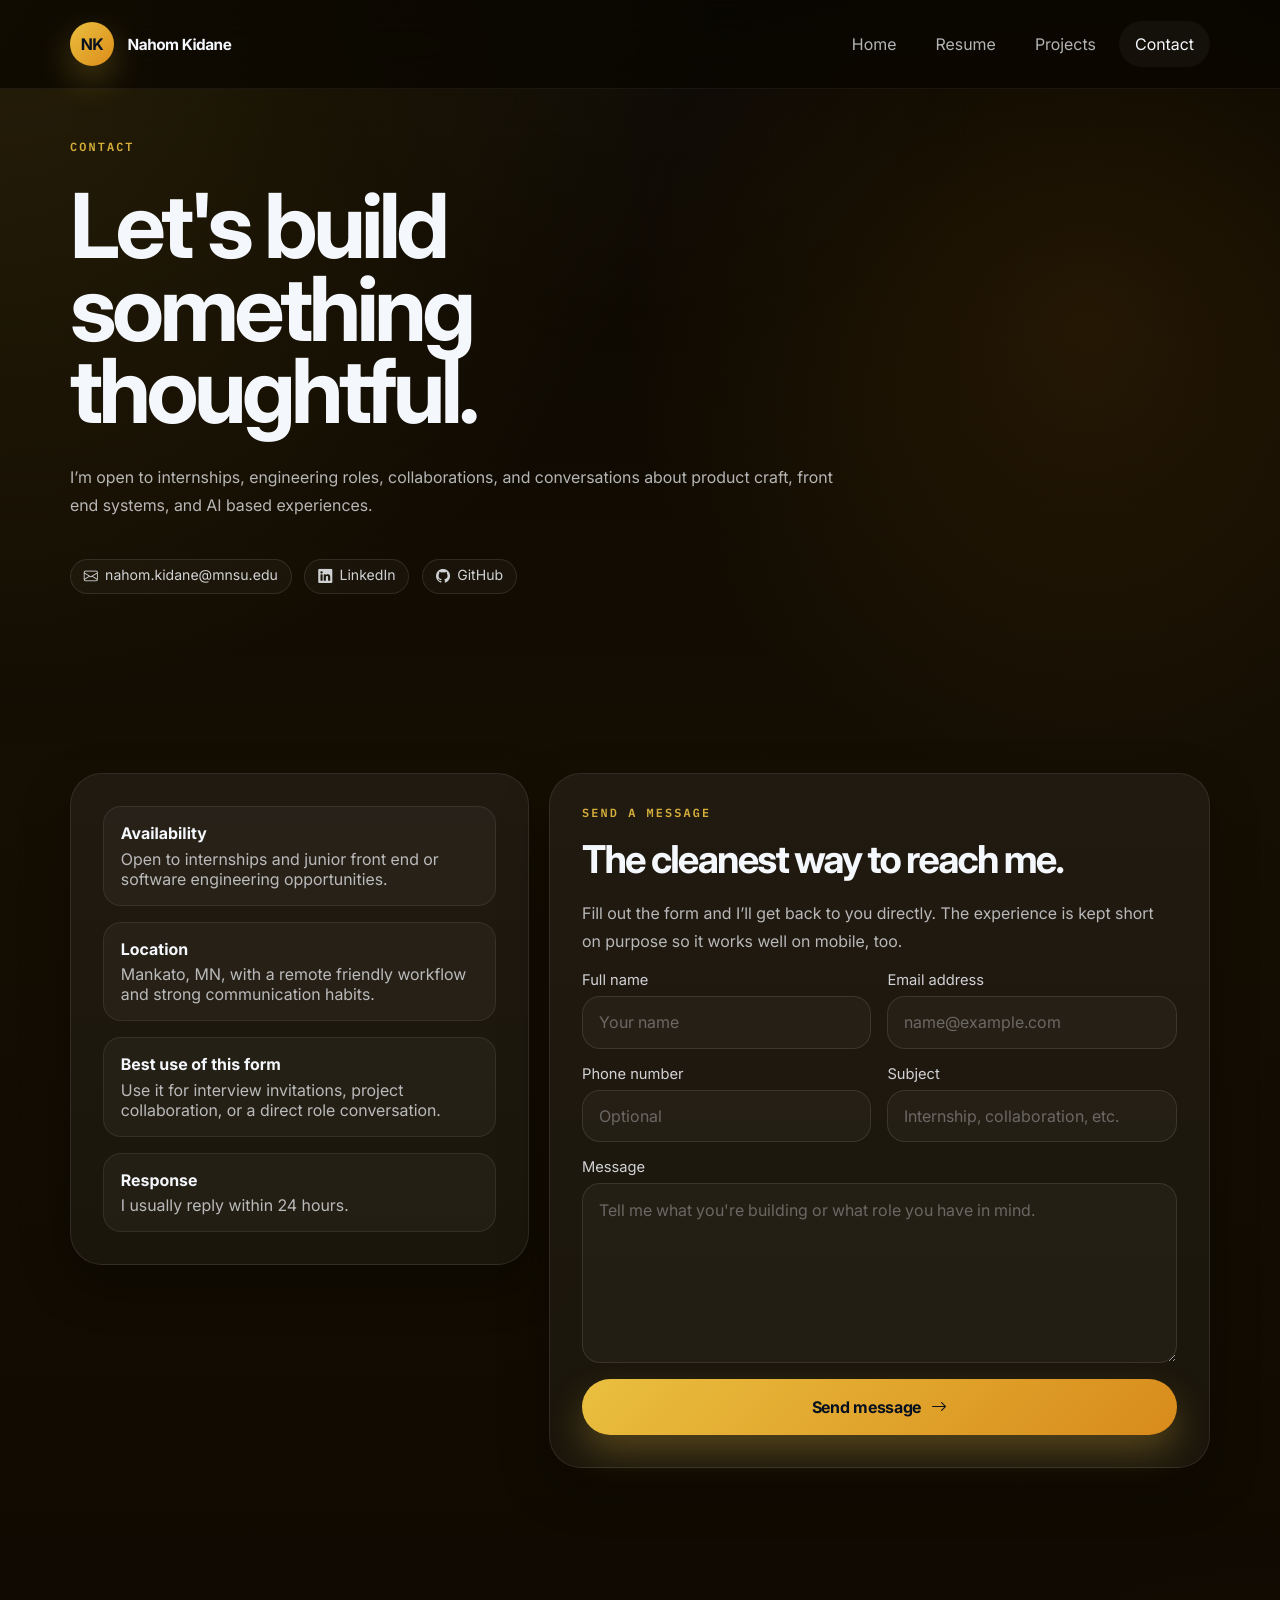
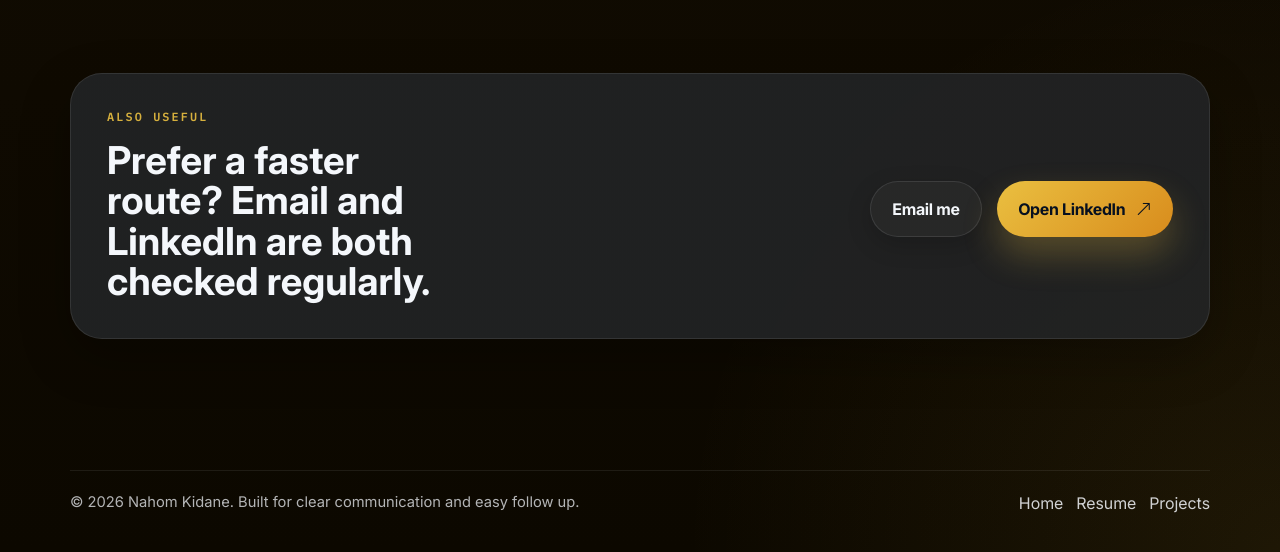
<file: contact.html>
<!DOCTYPE html>
<html lang="en">
<head>
  <meta charset="utf-8" />
  <meta name="viewport" content="width=device-width, initial-scale=1" />
  <meta name="description" content="Contact Nahom Kidane for internships, collaborations, or engineering conversations." />
  <meta name="theme-color" content="#0c0800" />
  <title>Nahom Kidane | Contact</title>
  <link rel="icon" type="image/x-icon" href="assets/favicon.ico" />
  <link rel="preconnect" href="https://fonts.googleapis.com" />
  <link rel="preconnect" href="https://fonts.gstatic.com" crossorigin />
  <link href="https://fonts.googleapis.com/css2?family=Inter:wght@400;500;600;700;800;900&family=IBM+Plex+Mono:wght@500;600&display=swap" rel="stylesheet" />
  <link href="https://cdn.jsdelivr.net/npm/bootstrap-icons@1.11.3/font/bootstrap-icons.min.css" rel="stylesheet" />
  <link href="css/styles.css" rel="stylesheet" />
</head>
<body class="page-contact">
  <a class="skip-link" href="#content">Skip to content</a>
  <div class="page-shell">
    <header class="site-nav">
      <div class="nav-inner">
        <a class="brand magnetic" href="index.html" aria-label="Nahom Kidane home">
          <span class="brand-mark">NK</span>
          <span class="brand-copy">Nahom Kidane</span>
        </a>
        <button class="nav-toggle" type="button" data-nav-toggle aria-expanded="false" aria-label="Toggle navigation">
          <svg viewBox="0 0 24 24" fill="none" aria-hidden="true">
            <path d="M4 7h16M4 12h16M4 17h16" stroke="currentColor" stroke-width="1.8" stroke-linecap="round" />
          </svg>
        </button>
        <nav class="nav-menu" data-nav-menu aria-label="Primary">
          <a class="nav-link" href="index.html">Home</a>
          <a class="nav-link" href="resume.html">Resume</a>
          <a class="nav-link" href="projects.html">Projects</a>
          <a class="nav-link is-active" href="contact.html" aria-current="page">Contact</a>
        </nav>
      </div>
    </header>

    <main id="content">
      <section class="section hero">
        <div class="container">
          <div class="section-head section-head--wide reveal">
            <p class="eyebrow">Contact</p>
            <h1 class="hero-title hero-title--compact-11">Let's build something thoughtful.</h1>
            <p class="section-copy">I’m open to internships, engineering roles, collaborations, and conversations about product craft, front end systems, and AI based experiences.</p>
          </div>
          <div class="contact-links reveal">
            <a class="meta-pill" href="mailto:nahom.kidane@mnsu.edu"><i class="bi bi-envelope"></i> nahom.kidane@mnsu.edu</a>
            <a class="meta-pill" href="https://www.linkedin.com/in/nahom-kidane" target="_blank" rel="noreferrer"><i class="bi bi-linkedin"></i> LinkedIn</a>
            <a class="meta-pill" href="https://github.com/NK2121" target="_blank" rel="noreferrer"><i class="bi bi-github"></i> GitHub</a>
          </div>
        </div>
      </section>

      <section class="section section--tight">
        <div class="container">
          <div class="contact-grid">
            <aside class="contact-panel contact-panel--info reveal">
              <div class="contact-tile">
                <h4>Availability</h4>
                <p>Open to internships and junior front end or software engineering opportunities.</p>
              </div>
              <div class="contact-tile">
                <h4>Location</h4>
                <p>Mankato, MN, with a remote friendly workflow and strong communication habits.</p>
              </div>
              <div class="contact-tile">
                <h4>Best use of this form</h4>
                <p>Use it for interview invitations, project collaboration, or a direct role conversation.</p>
              </div>
              <div class="contact-tile">
                <h4>Response</h4>
                <p>I usually reply within 24 hours.</p>
              </div>
            </aside>

            <section class="contact-panel reveal" aria-labelledby="contact-form-title">
              <p class="eyebrow">Send a message</p>
              <h2 id="contact-form-title" class="contact-title contact-title--display">The cleanest way to reach me.</h2>
              <p class="contact-copy">Fill out the form and I’ll get back to you directly. The experience is kept short on purpose so it works well on mobile, too.</p>
              <form class="contact-form" id="contactForm" action="https://formspree.io/f/myzgeyzj" method="POST">
                <div class="field-grid">
                  <div class="field">
                    <label for="name">Full name</label>
                    <input id="name" name="name" type="text" autocomplete="name" placeholder="Your name" required />
                  </div>
                  <div class="field">
                    <label for="email">Email address</label>
                    <input id="email" name="email" type="email" autocomplete="email" placeholder="name@example.com" required />
                  </div>
                </div>
                <div class="field-grid">
                  <div class="field">
                    <label for="phone">Phone number</label>
                    <input id="phone" name="phone" type="tel" autocomplete="tel" placeholder="Optional" />
                  </div>
                  <div class="field">
                    <label for="subject">Subject</label>
                    <input id="subject" name="subject" type="text" placeholder="Internship, collaboration, etc." required />
                  </div>
                </div>
                <div class="field">
                  <label for="message">Message</label>
                  <textarea id="message" name="message" placeholder="Tell me what you're building or what role you have in mind." required></textarea>
                </div>
                <button class="button magnetic" type="submit">Send message <i class="bi bi-arrow-right"></i></button>
              </form>
            </section>
          </div>
        </div>
      </section>

      <section class="section">
        <div class="container">
          <div class="cta-panel reveal">
            <div>
              <p class="eyebrow">Also useful</p>
              <h2>Prefer a faster route? Email and LinkedIn are both checked regularly.</h2>
            </div>
            <div class="button-row">
              <a class="button button--ghost magnetic" href="mailto:nahom.kidane@mnsu.edu">Email me</a>
              <a class="button magnetic" href="https://www.linkedin.com/in/nahom-kidane" target="_blank" rel="noreferrer">Open LinkedIn <i class="bi bi-arrow-up-right"></i></a>
            </div>
          </div>
        </div>
      </section>
    </main>

    <footer class="footer">
      <div class="footer-shell">
        <p class="footer-copy">&copy; <span data-current-year>2026</span> Nahom Kidane. Built for clear communication and easy follow up.</p>
        <div class="footer-links">
          <a href="index.html">Home</a>
          <a href="resume.html">Resume</a>
          <a href="projects.html">Projects</a>
        </div>
      </div>
    </footer>
  </div>

  <script src="js/scripts.js"></script>
</body>
</html>
</file>
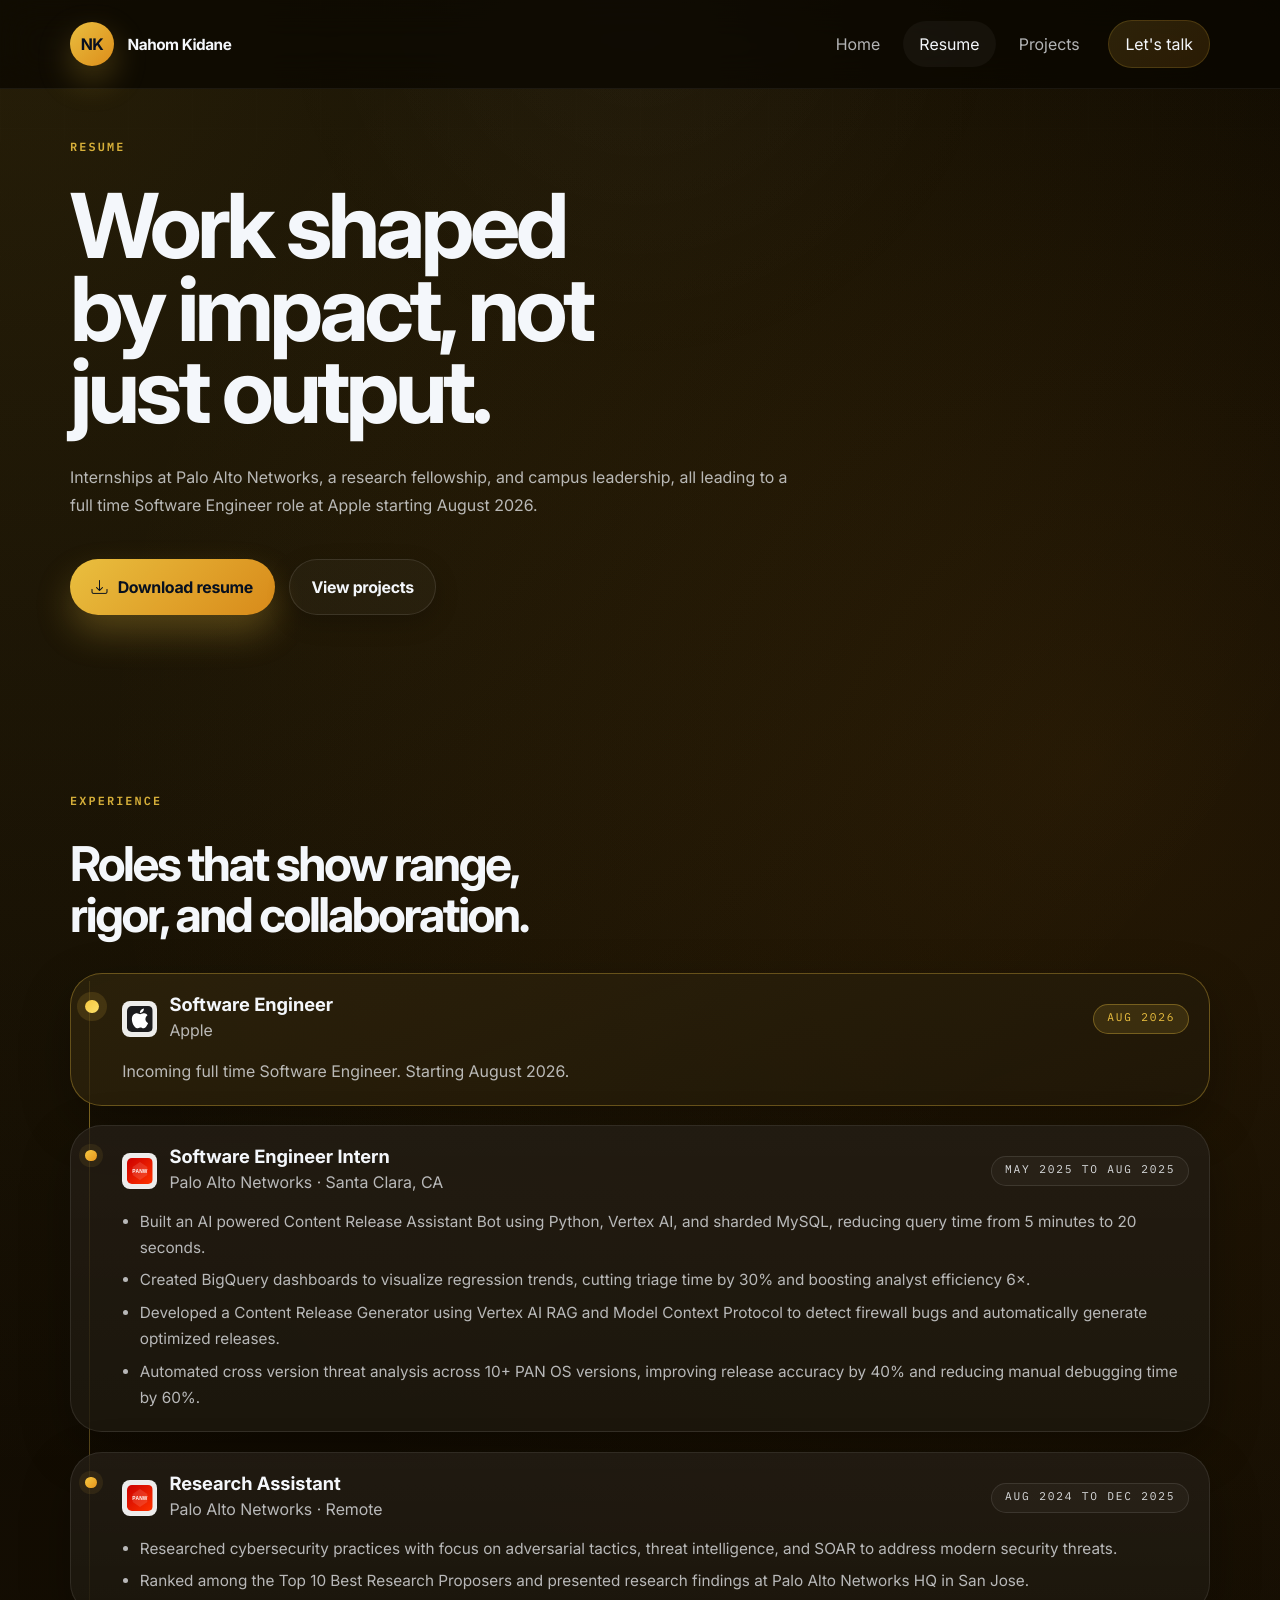
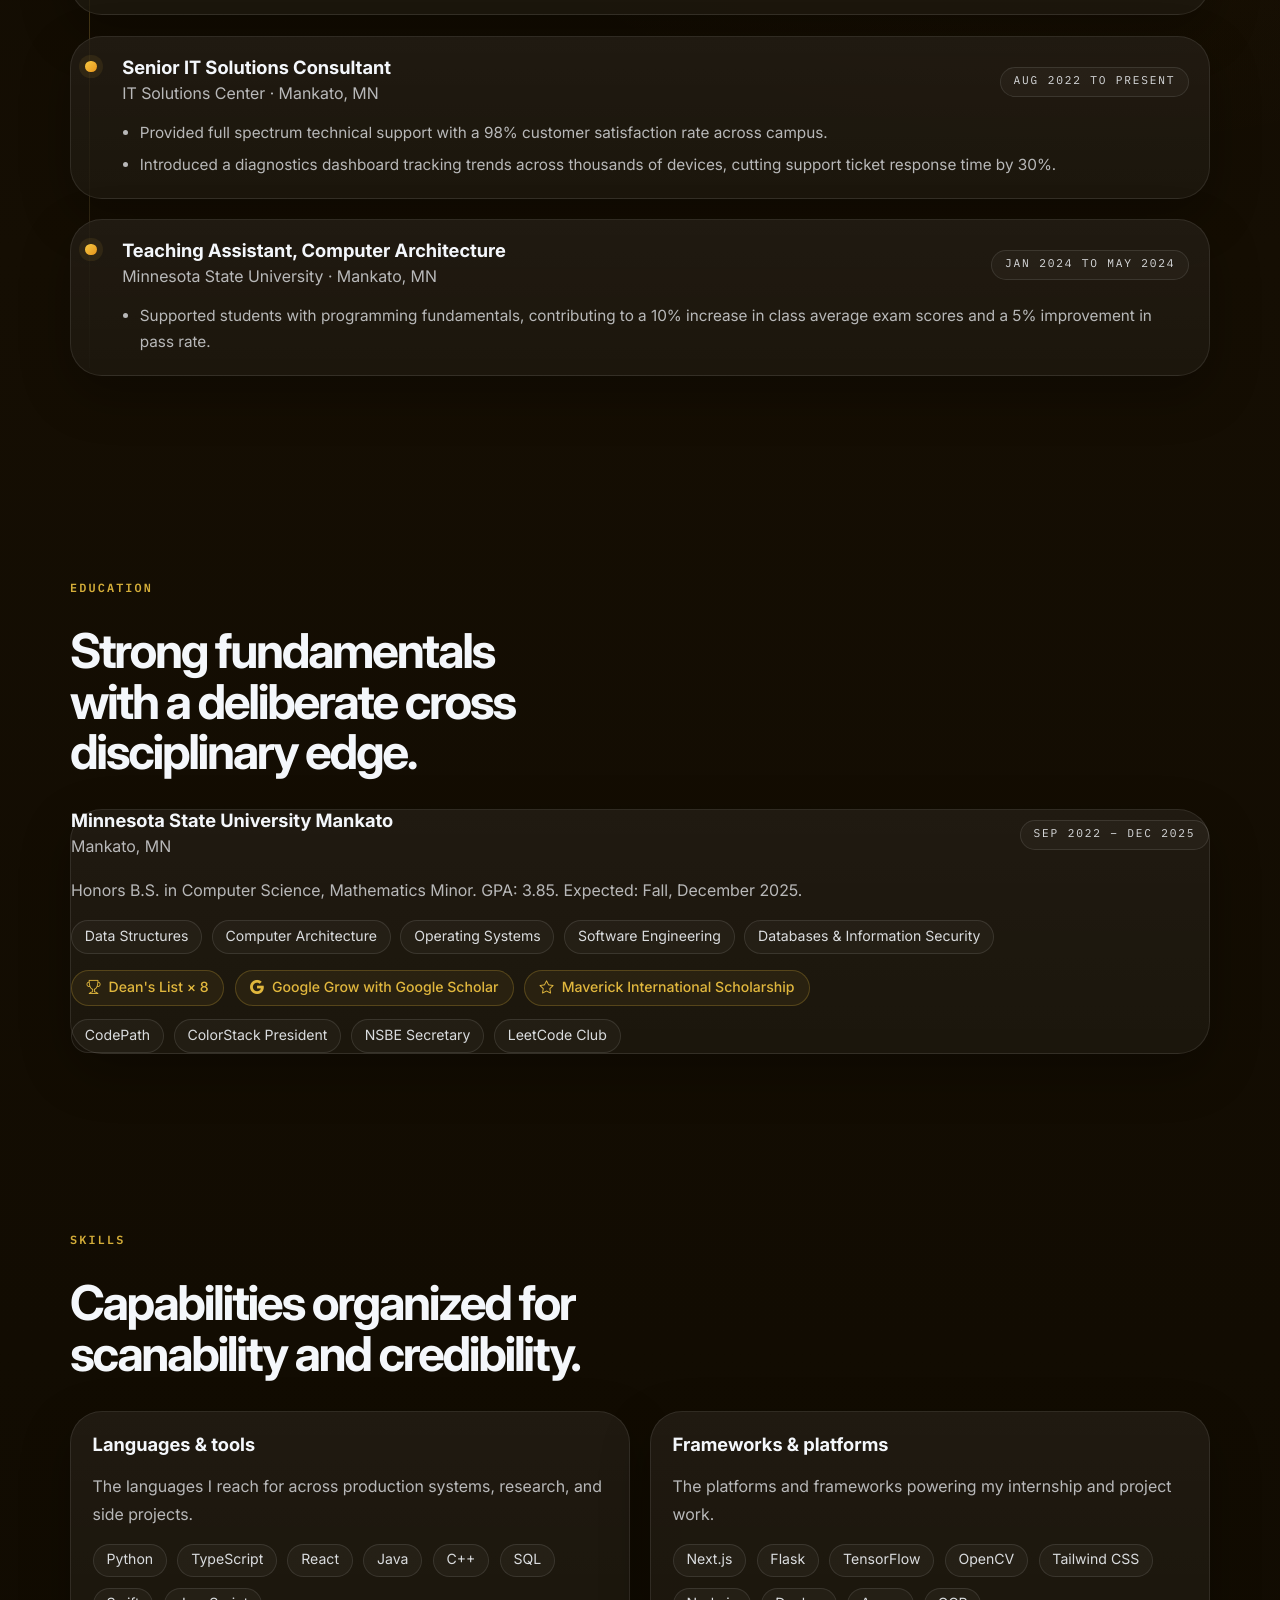
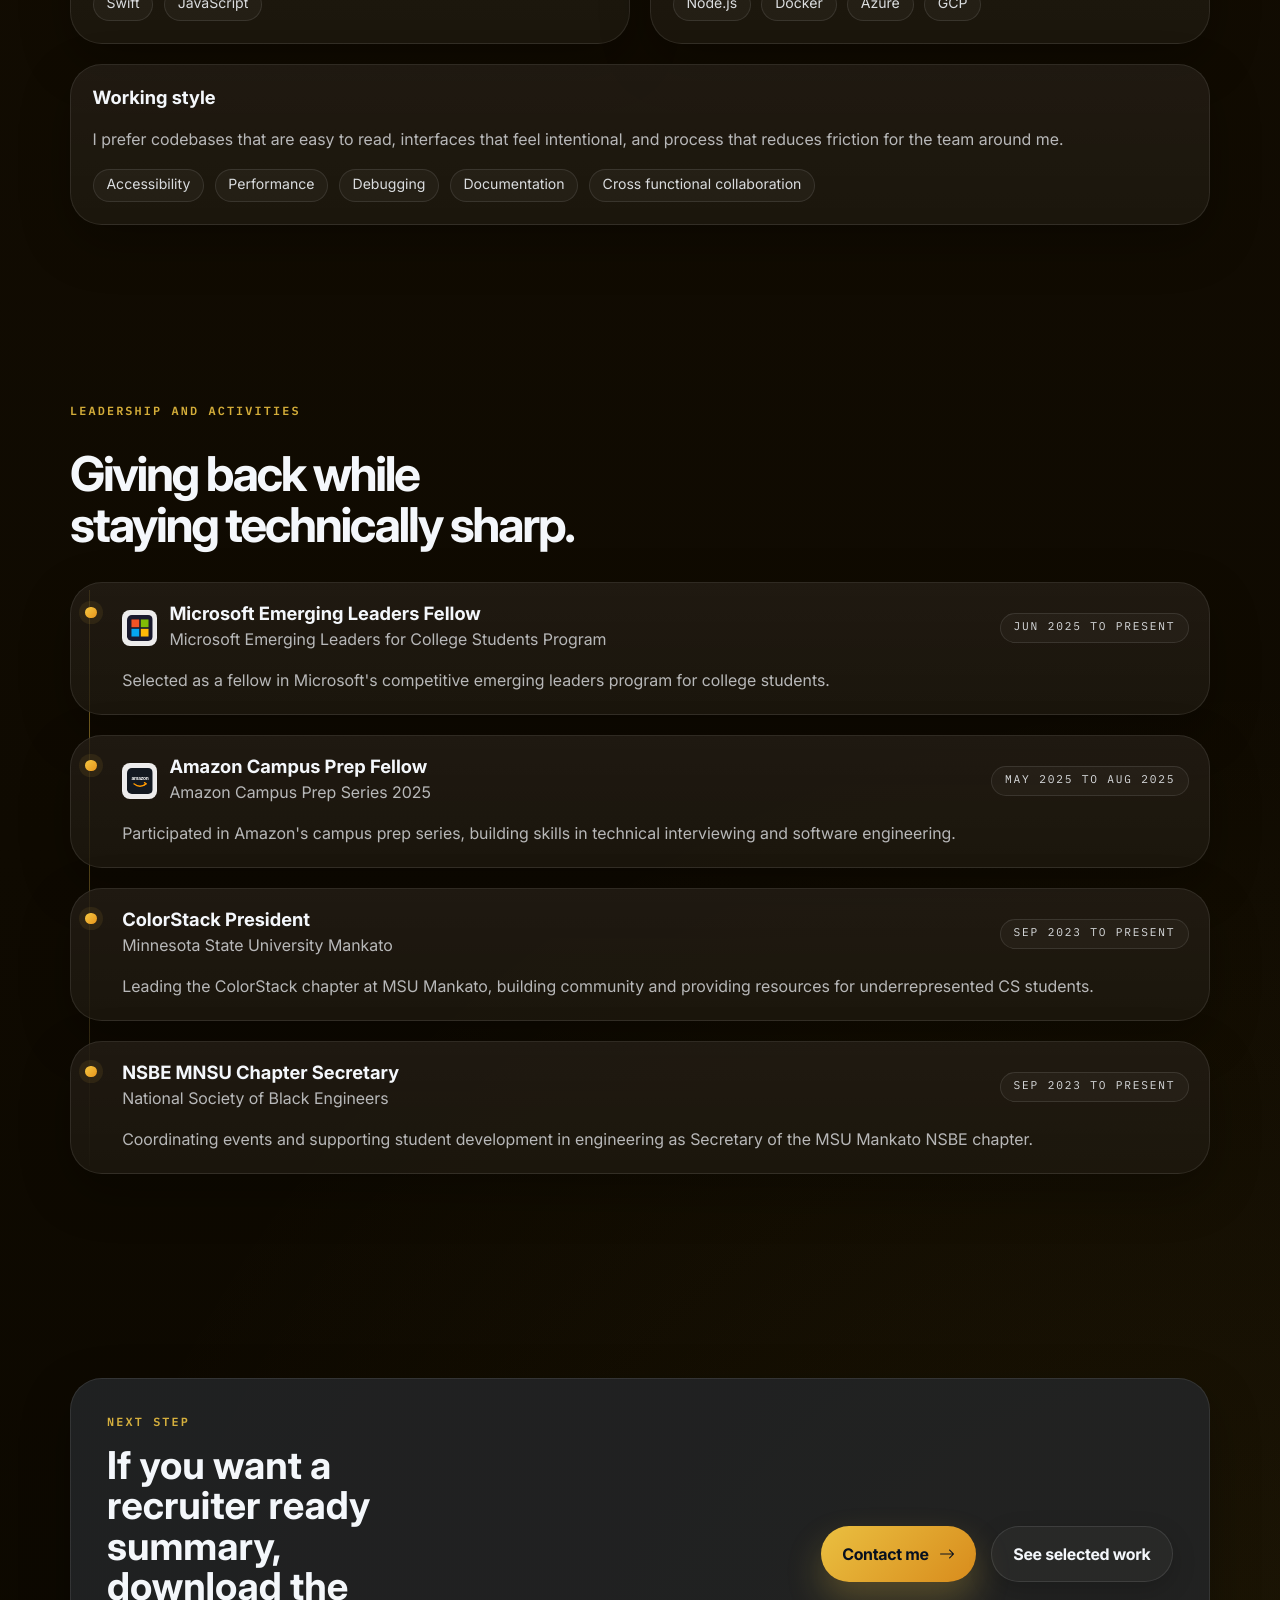
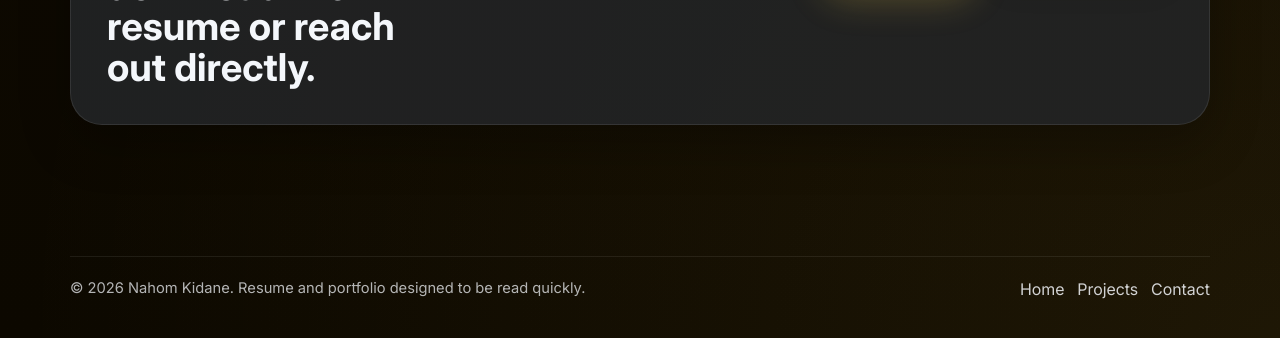
<file: resume.html>
﻿<!DOCTYPE html>
<html lang="en">
<head>
  <meta charset="utf-8" />
  <meta name="viewport" content="width=device-width, initial-scale=1" />
  <meta name="description" content="Resume page for Nahom Kidane, covering experience in consulting, research, teaching, and software engineering." />
  <meta name="theme-color" content="#0c0800" />
  <title>Nahom Kidane | Resume</title>
  <link rel="icon" type="image/x-icon" href="assets/favicon.ico" />
  <link rel="preconnect" href="https://fonts.googleapis.com" />
  <link rel="preconnect" href="https://fonts.gstatic.com" crossorigin />
  <link href="https://fonts.googleapis.com/css2?family=Inter:wght@400;500;600;700;800;900&family=IBM+Plex+Mono:wght@500;600&display=swap" rel="stylesheet" />
  <link href="https://cdn.jsdelivr.net/npm/bootstrap-icons@1.11.3/font/bootstrap-icons.min.css" rel="stylesheet" />
  <link href="css/styles.css" rel="stylesheet" />
</head>
<body class="page-resume">
  <a class="skip-link" href="#content">Skip to content</a>
  <div class="page-shell">
    <header class="site-nav">
      <div class="nav-inner">
        <a class="brand magnetic" href="index.html" aria-label="Nahom Kidane home">
          <span class="brand-mark">NK</span>
          <span class="brand-copy">Nahom Kidane</span>
        </a>
        <button class="nav-toggle" type="button" data-nav-toggle aria-expanded="false" aria-label="Toggle navigation">
          <svg viewBox="0 0 24 24" fill="none" aria-hidden="true">
            <path d="M4 7h16M4 12h16M4 17h16" stroke="currentColor" stroke-width="1.8" stroke-linecap="round" />
          </svg>
        </button>
        <nav class="nav-menu" data-nav-menu aria-label="Primary">
          <a class="nav-link" href="index.html">Home</a>
          <a class="nav-link is-active" href="resume.html" aria-current="page">Resume</a>
          <a class="nav-link" href="projects.html">Projects</a>
          <a class="nav-link nav-link--cta magnetic" href="contact.html">Let's talk</a>
        </nav>
      </div>
    </header>

    <main id="content">
      <section class="section hero">
        <div class="container">
          <div class="section-head section-head--resume reveal">
            <p class="eyebrow">Resume</p>
            <h1 class="hero-title hero-title--compact-9">Work shaped by impact, not just output.</h1>
            <p class="section-copy">Internships at Palo Alto Networks, a research fellowship, and campus leadership, all leading to a full time Software Engineer role at Apple starting August 2026.</p>
          </div>
          <div class="button-row reveal">
            <a class="button magnetic" href="https://drive.google.com/uc?export=download&id=15UsnGbCTwgXqxPK2-f0vecje6KSy_P8z" target="_blank" rel="noreferrer"><i class="bi bi-download"></i> Download resume</a>
            <a class="button button--ghost magnetic" href="projects.html">View projects</a>
          </div>
        </div>
      </section>

      <section class="section section--tight">
        <div class="container">
          <div class="section-head reveal">
            <p class="eyebrow">Experience</p>
            <h2>Roles that show range, rigor, and collaboration.</h2>
          </div>
                    <div class="timeline-grid">
            <article class="timeline-card timeline-card--featured reveal">
              <div class="timeline-top">
                <div class="timeline-employer">
                  <img class="company-logo" src="assets/logo-apple.svg" alt="Apple" width="36" height="36" />
                  <div>
                    <h3>Software Engineer</h3>
                    <p class="timeline-copy">Apple</p>
                  </div>
                </div>
                <span class="timeline-tag timeline-tag--upcoming">Aug 2026</span>
              </div>
              <p class="timeline-copy">Incoming full time Software Engineer. Starting August 2026.</p>
            </article>

            <article class="timeline-card reveal">
              <div class="timeline-top">
                <div class="timeline-employer">
                  <img class="company-logo" src="assets/logo-panw.svg" alt="Palo Alto Networks" width="36" height="36" />
                  <div>
                    <h3>Software Engineer Intern</h3>
                    <p class="timeline-copy">Palo Alto Networks &middot; Santa Clara, CA</p>
                  </div>
                </div>
                <span class="timeline-tag">May 2025 to Aug 2025</span>
              </div>
              <ul class="timeline-bullets">
                <li>Built an AI powered Content Release Assistant Bot using Python, Vertex AI, and sharded MySQL, reducing query time from 5 minutes to 20 seconds.</li>
                <li>Created BigQuery dashboards to visualize regression trends, cutting triage time by 30% and boosting analyst efficiency 6&times;.</li>
                <li>Developed a Content Release Generator using Vertex AI RAG and Model Context Protocol to detect firewall bugs and automatically generate optimized releases.</li>
                <li>Automated cross version threat analysis across 10+ PAN OS versions, improving release accuracy by 40% and reducing manual debugging time by 60%.</li>
              </ul>
            </article>

            <article class="timeline-card reveal">
              <div class="timeline-top">
                <div class="timeline-employer">
                  <img class="company-logo" src="assets/logo-panw.svg" alt="Palo Alto Networks" width="36" height="36" />
                  <div>
                    <h3>Research Assistant</h3>
                    <p class="timeline-copy">Palo Alto Networks &middot; Remote</p>
                  </div>
                </div>
                <span class="timeline-tag">Aug 2024 to Dec 2025</span>
              </div>
              <ul class="timeline-bullets">
                <li>Researched cybersecurity practices with focus on adversarial tactics, threat intelligence, and SOAR to address modern security threats.</li>
                <li>Ranked among the Top 10 Best Research Proposers and presented research findings at Palo Alto Networks HQ in San Jose.</li>
              </ul>
            </article>

            <article class="timeline-card reveal">
              <div class="timeline-top">
                <div>
                  <h3>Senior IT Solutions Consultant</h3>
                  <p class="timeline-copy">IT Solutions Center &middot; Mankato, MN</p>
                </div>
                <span class="timeline-tag">Aug 2022 to Present</span>
              </div>
              <ul class="timeline-bullets">
                <li>Provided full spectrum technical support with a 98% customer satisfaction rate across campus.</li>
                <li>Introduced a diagnostics dashboard tracking trends across thousands of devices, cutting support ticket response time by 30%.</li>
              </ul>
            </article>

            <article class="timeline-card reveal">
              <div class="timeline-top">
                <div>
                  <h3>Teaching Assistant, Computer Architecture</h3>
                  <p class="timeline-copy">Minnesota State University &middot; Mankato, MN</p>
                </div>
                <span class="timeline-tag">Jan 2024 to May 2024</span>
              </div>
              <ul class="timeline-bullets">
                <li>Supported students with programming fundamentals, contributing to a 10% increase in class average exam scores and a 5% improvement in pass rate.</li>
              </ul>
            </article>
          </div>
        </div>
      </section>

      <section class="section">
        <div class="container">
          <div class="section-head reveal">
            <p class="eyebrow">Education</p>
            <h2>Strong fundamentals with a deliberate cross disciplinary edge.</h2>
          </div>
          <div class="resume-panel reveal">
            <div class="timeline-top timeline-top--spaced">
              <div>
                <h3>Minnesota State University Mankato</h3>
                <p class="timeline-copy">Mankato, MN</p>
              </div>
              <span class="timeline-tag">Sep 2022 – Dec 2025</span>
            </div>
            <p class="resume-copy">Honors B.S. in Computer Science, Mathematics Minor. GPA: 3.85. Expected: Fall, December 2025.</p>
            <div class="chip-row chip-row--spaced">
              <span class="chip">Data Structures</span>
              <span class="chip">Computer Architecture</span>
              <span class="chip">Operating Systems</span>
              <span class="chip">Software Engineering</span>
              <span class="chip">Databases &amp; Information Security</span>
            </div>
            <div class="award-row">
              <span class="award-chip"><i class="bi bi-trophy"></i> Dean's List &times; 8</span>
              <span class="award-chip"><i class="bi bi-google"></i> Google Grow with Google Scholar</span>
              <span class="award-chip"><i class="bi bi-star"></i> Maverick International Scholarship</span>
            </div>
            <div class="chip-row chip-row--top-sm">
              <span class="chip">CodePath</span>
              <span class="chip">ColorStack President</span>
              <span class="chip">NSBE Secretary</span>
              <span class="chip">LeetCode Club</span>
            </div>
          </div>
        </div>
      </section>

      <section class="section section--tight">
        <div class="container">
          <div class="section-head reveal">
            <p class="eyebrow">Skills</p>
            <h2>Capabilities organized for scanability and credibility.</h2>
          </div>
          <div class="skill-grid">
            <article class="skill-group reveal">
              <h3>Languages &amp; tools</h3>
              <p class="skill-copy">The languages I reach for across production systems, research, and side projects.</p>
              <div class="skill-list">
                <span class="skill-chip">Python</span>
                <span class="skill-chip">TypeScript</span>
                <span class="skill-chip">React</span>
                <span class="skill-chip">Java</span>
                <span class="skill-chip">C++</span>
                <span class="skill-chip">SQL</span>
                <span class="skill-chip">Swift</span>
                <span class="skill-chip">JavaScript</span>
              </div>
            </article>
            <article class="skill-group reveal">
              <h3>Frameworks &amp; platforms</h3>
              <p class="skill-copy">The platforms and frameworks powering my internship and project work.</p>
              <div class="skill-list">
                <span class="skill-chip">Next.js</span>
                <span class="skill-chip">Flask</span>
                <span class="skill-chip">TensorFlow</span>
                <span class="skill-chip">OpenCV</span>
                <span class="skill-chip">Tailwind CSS</span>
                <span class="skill-chip">Node.js</span>
                <span class="skill-chip">Docker</span>
                <span class="skill-chip">Azure</span>
                <span class="skill-chip">GCP</span>
              </div>
            </article>
            <article class="skill-group skill-group--wide reveal">
              <h3>Working style</h3>
              <p class="skill-copy">I prefer codebases that are easy to read, interfaces that feel intentional, and process that reduces friction for the team around me.</p>
              <div class="skill-list">
                <span class="skill-chip">Accessibility</span>
                <span class="skill-chip">Performance</span>
                <span class="skill-chip">Debugging</span>
                <span class="skill-chip">Documentation</span>
                <span class="skill-chip">Cross functional collaboration</span>
              </div>
            </article>
          </div>
        </div>
      </section>

      <section class="section section--tight">
        <div class="container">
          <div class="section-head reveal">
            <p class="eyebrow">Leadership and Activities</p>
            <h2>Giving back while staying technically sharp.</h2>
          </div>
          <div class="timeline-grid">
            <article class="timeline-card reveal">
              <div class="timeline-top">
                <div class="timeline-employer">
                  <img class="company-logo" src="assets/logo-microsoft.svg" alt="Microsoft" width="36" height="36" />
                  <div>
                    <h3>Microsoft Emerging Leaders Fellow</h3>
                    <p class="timeline-copy">Microsoft Emerging Leaders for College Students Program</p>
                  </div>
                </div>
                <span class="timeline-tag">Jun 2025 to Present</span>
              </div>
              <p class="timeline-copy">Selected as a fellow in Microsoft's competitive emerging leaders program for college students.</p>
            </article>
            <article class="timeline-card reveal">
              <div class="timeline-top">
                <div class="timeline-employer">
                  <img class="company-logo" src="assets/logo-amazon.svg" alt="Amazon" width="36" height="36" />
                  <div>
                    <h3>Amazon Campus Prep Fellow</h3>
                    <p class="timeline-copy">Amazon Campus Prep Series 2025</p>
                  </div>
                </div>
                <span class="timeline-tag">May 2025 to Aug 2025</span>
              </div>
              <p class="timeline-copy">Participated in Amazon's campus prep series, building skills in technical interviewing and software engineering.</p>
            </article>
            <article class="timeline-card reveal">
              <div class="timeline-top">
                <div>
                  <h3>ColorStack President</h3>
                  <p class="timeline-copy">Minnesota State University Mankato</p>
                </div>
                <span class="timeline-tag">Sep 2023 to Present</span>
              </div>
              <p class="timeline-copy">Leading the ColorStack chapter at MSU Mankato, building community and providing resources for underrepresented CS students.</p>
            </article>
            <article class="timeline-card reveal">
              <div class="timeline-top">
                <div>
                  <h3>NSBE MNSU Chapter Secretary</h3>
                  <p class="timeline-copy">National Society of Black Engineers</p>
                </div>
                <span class="timeline-tag">Sep 2023 to Present</span>
              </div>
              <p class="timeline-copy">Coordinating events and supporting student development in engineering as Secretary of the MSU Mankato NSBE chapter.</p>
            </article>
          </div>
        </div>
      </section>

      <section class="section">
        <div class="container">
          <div class="cta-panel reveal">
            <div>
              <p class="eyebrow">Next step</p>
              <h2>If you want a recruiter ready summary, download the resume or reach out directly.</h2>
            </div>
            <div class="button-row">
              <a class="button magnetic" href="contact.html">Contact me <i class="bi bi-arrow-right"></i></a>
              <a class="button button--ghost magnetic" href="projects.html">See selected work</a>
            </div>
          </div>
        </div>
      </section>
    </main>

    <footer class="footer">
      <div class="footer-shell">
        <p class="footer-copy">&copy; <span data-current-year>2026</span> Nahom Kidane. Resume and portfolio designed to be read quickly.</p>
        <div class="footer-links">
          <a href="index.html">Home</a>
          <a href="projects.html">Projects</a>
          <a href="contact.html">Contact</a>
        </div>
      </div>
    </footer>
  </div>

  <script src="js/scripts.js"></script>
</body>
</html>
</file>
<file: css/styles.css>
﻿:root {
  color-scheme: dark;
  --bg: #0c0800;
  --bg-elevated: rgba(20, 14, 4, 0.76);
  --bg-soft: rgba(26, 18, 6, 0.88);
  --panel: rgba(22, 15, 5, 0.8);
  --panel-strong: rgba(28, 19, 7, 0.96);
  --line: rgba(255, 255, 255, 0.08);
  --line-strong: rgba(255, 255, 255, 0.14);
  --text: #f4f7fb;
  --muted: rgba(244, 247, 251, 0.72);
  --faint: rgba(244, 247, 251, 0.5);
  --accent: #f5c842;
  --accent-2: #e8951c;
  --accent-3: #fde068;
  --shadow-lg: 0 28px 80px rgba(0, 0, 0, 0.42);
  --shadow-md: 0 18px 50px rgba(0, 0, 0, 0.28);
  --shadow-sm: 0 8px 24px rgba(0, 0, 0, 0.18);
  --radius-xl: 32px;
  --radius-lg: 24px;
  --radius-md: 18px;
  --radius-sm: 12px;
  --content-width: min(1140px, calc(100% - 2rem));
  --header-height: 88px;
}

* {
  box-sizing: border-box;
}

html {
  scroll-behavior: smooth;
  scroll-padding-top: calc(var(--header-height) + 24px);
}

body {
  margin: 0;
  min-height: 100vh;
  font-family: 'Inter', sans-serif;
  color: var(--text);
  background:
    radial-gradient(circle at top left, rgba(245, 200, 66, 0.12), transparent 28%),
    radial-gradient(circle at 85% 15%, rgba(232, 149, 28, 0.10), transparent 22%),
    radial-gradient(circle at bottom right, rgba(245, 200, 66, 0.08), transparent 24%),
    linear-gradient(180deg, #090600 0%, #150e03 36%, #0c0800 100%);
  position: relative;
  overflow-x: hidden;
  -webkit-font-smoothing: antialiased;
  text-rendering: geometricPrecision;
}

body::before,
body::after {
  content: '';
  position: fixed;
  inset: 0;
  pointer-events: none;
  z-index: -2;
}

body::before {
  background-image:
    linear-gradient(rgba(255, 255, 255, 0.025) 1px, transparent 1px),
    linear-gradient(90deg, rgba(255, 255, 255, 0.025) 1px, transparent 1px);
  background-size: 64px 64px;
  mask-image: linear-gradient(to bottom, rgba(0, 0, 0, 0.9), transparent 94%);
  opacity: 0.45;
}

body::after {
  z-index: -1;
  background: radial-gradient(circle at 50% 0%, rgba(255, 255, 255, 0.045), transparent 34%);
  opacity: 0.7;
}

img {
  display: block;
  max-width: 100%;
}

a {
  color: inherit;
  text-decoration: none;
}

a:hover {
  color: inherit;
}

button,
input,
textarea,
select {
  font: inherit;
}

::selection {
  background: rgba(245, 200, 66, 0.24);
  color: var(--text);
}

:focus-visible {
  outline: 2px solid rgba(245, 200, 66, 0.9);
  outline-offset: 4px;
}

.skip-link {
  position: absolute;
  left: 1rem;
  top: 1rem;
  transform: translateY(-200%);
  padding: 0.85rem 1.1rem;
  border-radius: 999px;
  background: #ffffff;
  color: #07101f;
  z-index: 200;
  transition: transform 180ms ease;
}

.skip-link:focus {
  transform: translateY(0);
}

.page-shell {
  position: relative;
  z-index: 1;
}

.container {
  width: var(--content-width);
  margin-inline: auto;
}

.site-nav {
  position: sticky;
  top: 0;
  z-index: 100;
  backdrop-filter: blur(18px);
  background: rgba(9, 6, 0, 0.72);
  border-bottom: 1px solid rgba(255, 255, 255, 0.06);
}

.nav-inner {
  width: var(--content-width);
  margin-inline: auto;
  min-height: var(--header-height);
  display: flex;
  align-items: center;
  justify-content: space-between;
  gap: 1rem;
}

.brand {
  display: inline-flex;
  align-items: center;
  gap: 0.85rem;
  font-weight: 700;
  letter-spacing: -0.03em;
}

.brand-mark {
  width: 2.75rem;
  height: 2.75rem;
  border-radius: 999px;
  display: grid;
  place-items: center;
  background: linear-gradient(135deg, rgba(245, 200, 66, 0.95), rgba(232, 149, 28, 0.95));
  color: #07101f;
  box-shadow: 0 14px 34px rgba(245, 200, 66, 0.26);
}

.brand-copy {
  font-size: 0.96rem;
  color: var(--text);
}

.nav-toggle {
  display: none;
  align-items: center;
  justify-content: center;
  width: 3rem;
  height: 3rem;
  border: 1px solid var(--line);
  border-radius: 999px;
  background: rgba(255, 255, 255, 0.03);
  color: var(--text);
  box-shadow: var(--shadow-sm);
}

.nav-toggle svg {
  width: 1.15rem;
  height: 1.15rem;
}

.nav-menu {
  display: flex;
  align-items: center;
  gap: 0.45rem;
}

.nav-link {
  position: relative;
  display: inline-flex;
  align-items: center;
  justify-content: center;
  padding: 0.8rem 1rem;
  border-radius: 999px;
  color: var(--muted);
  transition: color 180ms ease, background 180ms ease, transform 180ms ease;
}

.nav-link:hover,
.nav-link.is-active {
  color: var(--text);
  background: rgba(255, 255, 255, 0.04);
}

.nav-link--cta {
  margin-left: 0.35rem;
  background: linear-gradient(135deg, rgba(245, 200, 66, 0.14), rgba(232, 149, 28, 0.14));
  border: 1px solid rgba(245, 200, 66, 0.16);
  color: var(--text);
}

.nav-link--cta:hover {
  background: linear-gradient(135deg, rgba(245, 200, 66, 0.22), rgba(232, 149, 28, 0.2));
}

.section {
  padding: clamp(4.5rem, 8vw, 7.5rem) 0;
}

.section--tight {
  padding-top: clamp(3.5rem, 6vw, 5.5rem);
}

.eyebrow {
  margin: 0 0 1rem;
  font-family: 'IBM Plex Mono', monospace;
  font-size: 0.74rem;
  font-weight: 600;
  letter-spacing: 0.18em;
  text-transform: uppercase;
  color: rgba(245, 200, 66, 0.86);
}

.section-head {
  display: grid;
  gap: 0.9rem;
  margin-bottom: 2rem;
  max-width: 40rem;
}

.section-head--wide {
  max-width: 48rem;
  margin-bottom: 1.5rem;
}

.section-head--resume {
  max-width: 46rem;
  margin-bottom: 1.5rem;
}

.section-head h2,
.hero-title,
.card-title,
.project-card h3,
.contact-title,
.resume-title {
  margin: 0;
  letter-spacing: -0.05em;
  text-wrap: balance;
}

.section-head h2 {
  font-size: clamp(1.9rem, 4vw, 3rem);
  line-height: 1.05;
}

.lede,
.section-copy,
.project-card p,
.resume-copy,
.contact-copy,
.timeline-copy,
.stat-copy,
.skill-copy,
.footer-copy {
  color: var(--muted);
  line-height: 1.75;
}

.hero {
  padding-top: clamp(2rem, 4vw, 4rem);
}

.hero-grid {
  display: grid;
  grid-template-columns: repeat(12, minmax(0, 1fr));
  gap: clamp(2rem, 4vw, 4rem);
  align-items: center;
}

.hero-copy {
  grid-column: 1 / span 7;
  display: grid;
  gap: 1.25rem;
}

.hero-title {
  font-size: clamp(3rem, 7vw, 6.25rem);
  line-height: 0.92;
  max-width: 11ch;
}

.hero-title--compact-9 {
  max-width: 9ch;
}

.hero-title--compact-10 {
  max-width: 10ch;
}

.hero-title--compact-11 {
  max-width: 11ch;
}

.hero-accent {
  background: linear-gradient(135deg, #ffffff 0%, rgba(245, 200, 66, 0.95) 52%, rgba(232, 149, 28, 0.95) 100%);
  -webkit-background-clip: text;
  background-clip: text;
  color: transparent;
}

.hero-media {
  grid-column: 8 / -1;
  position: relative;
  min-height: 560px;
  display: grid;
  place-items: center;
}

.portrait-frame {
  position: relative;
  width: min(100%, 460px);
  aspect-ratio: 4 / 5;
  border-radius: 36px;
  padding: 18px;
  background:
    linear-gradient(180deg, rgba(255, 255, 255, 0.08), rgba(255, 255, 255, 0.02)),
    linear-gradient(135deg, rgba(245, 200, 66, 0.16), rgba(232, 149, 28, 0.14));
  border: 1px solid rgba(255, 255, 255, 0.12);
  box-shadow: var(--shadow-lg);
  overflow: hidden;
}

.portrait-frame::before,
.portrait-frame::after {
  content: '';
  position: absolute;
  inset: auto;
  border-radius: 999px;
  filter: blur(4px);
}

.portrait-frame::before {
  width: 10rem;
  height: 10rem;
  right: -2rem;
  top: -2rem;
  background: radial-gradient(circle, rgba(245, 200, 66, 0.45), transparent 70%);
}

.portrait-frame::after {
  width: 14rem;
  height: 14rem;
  left: -4rem;
  bottom: -4rem;
  background: radial-gradient(circle, rgba(232, 149, 28, 0.45), transparent 72%);
}

.portrait-frame img {
  width: 100%;
  height: 100%;
  object-fit: cover;
  object-position: center top;
  border-radius: 28px;
  box-shadow: inset 0 1px 0 rgba(255, 255, 255, 0.06);
}

.portrait-ring {
  position: absolute;
  inset: 18px;
  border-radius: 28px;
  pointer-events: none;
  border: 1px solid rgba(255, 255, 255, 0.16);
  mix-blend-mode: screen;
}

.portrait-ring--two {
  inset: 34px;
  opacity: 0.45;
}

.portrait-ring--three {
  inset: 50px;
  opacity: 0.2;
}

.floating-card {
  position: absolute;
  width: min(260px, 75vw);
  padding: 1rem 1rem 1rem 1.05rem;
  border-radius: 20px;
  background: rgba(16, 11, 2, 0.76);
  backdrop-filter: blur(18px);
  border: 1px solid rgba(255, 255, 255, 0.09);
  box-shadow: var(--shadow-md);
}

.floating-card h3,
.floating-card p {
  margin: 0;
}

.floating-card h3 {
  font-size: 0.95rem;
  line-height: 1.3;
}

.floating-card p {
  margin-top: 0.35rem;
  font-size: 0.88rem;
  color: var(--muted);
}

.floating-card--top {
  top: 2rem;
  left: -1.5rem;
}

.floating-card--bottom {
  right: -1.25rem;
  bottom: 2.5rem;
}

.button-row {
  display: flex;
  flex-wrap: wrap;
  gap: 0.9rem;
  margin-top: 0.35rem;
}

.button {
  position: relative;
  display: inline-flex;
  align-items: center;
  justify-content: center;
  gap: 0.65rem;
  min-height: 3.5rem;
  padding: 0.95rem 1.35rem;
  border-radius: 999px;
  background: linear-gradient(135deg, rgba(245, 200, 66, 0.95), rgba(232, 149, 28, 0.92));
  color: #07101f;
  font-weight: 700;
  letter-spacing: -0.02em;
  border: 0;
  box-shadow: 0 18px 35px rgba(245, 200, 66, 0.25);
  transition: transform 180ms ease, box-shadow 180ms ease, filter 180ms ease;
  overflow: hidden;
}

.button::after {
  content: '';
  position: absolute;
  inset: 0;
  background: linear-gradient(120deg, transparent 0%, rgba(255, 255, 255, 0.38) 50%, transparent 100%);
  transform: translateX(-120%);
  transition: transform 420ms ease;
}

.button:hover::after,
.button:focus-visible::after {
  transform: translateX(120%);
}

.button:hover {
  color: #07101f;
  box-shadow: 0 24px 45px rgba(245, 200, 66, 0.3);
}

.button--ghost {
  background: rgba(255, 255, 255, 0.03);
  color: var(--text);
  border: 1px solid rgba(255, 255, 255, 0.1);
  box-shadow: var(--shadow-sm);
}

.button--ghost:hover {
  background: rgba(255, 255, 255, 0.06);
  color: var(--text);
}

.button--secondary {
  background: rgba(255, 255, 255, 0.04);
  color: var(--text);
  border: 1px solid rgba(255, 255, 255, 0.09);
  box-shadow: var(--shadow-sm);
}

.meta-row,
.chip-row,
.link-row {
  display: flex;
  flex-wrap: wrap;
  gap: 0.6rem;
}

.meta-pill,
.chip,
.stat-label,
.skill-chip,
.project-tag,
.timeline-tag {
  display: inline-flex;
  align-items: center;
  gap: 0.45rem;
  width: fit-content;
  padding: 0.55rem 0.8rem;
  border-radius: 999px;
  border: 1px solid rgba(255, 255, 255, 0.1);
  background: rgba(255, 255, 255, 0.03);
  color: rgba(244, 247, 251, 0.88);
  font-size: 0.88rem;
  line-height: 1;
}

.stat-label,
.project-tag,
.timeline-tag {
  font-family: 'IBM Plex Mono', monospace;
  font-size: 0.7rem;
  text-transform: uppercase;
  letter-spacing: 0.16em;
}

.surface,
.project-card,
.stat-card,
.skill-group,
.contact-panel,
.resume-panel,
.timeline-card,
.cta-panel {
  background:
    linear-gradient(180deg, rgba(255, 255, 255, 0.05), rgba(255, 255, 255, 0.03)),
    var(--panel);
  border: 1px solid rgba(255, 255, 255, 0.09);
  box-shadow: var(--shadow-md);
}

.surface,
.stat-card,
.skill-group,
.contact-panel,
.resume-panel,
.timeline-card,
.cta-panel {
  border-radius: var(--radius-xl);
}

.stat-grid {
  display: grid;
  grid-template-columns: repeat(12, minmax(0, 1fr));
  gap: 1rem;
}

.stat-card {
  grid-column: span 4;
  padding: 1.35rem;
}

.stat-value {
  display: block;
  margin-bottom: 0.4rem;
  font-size: clamp(1.8rem, 3vw, 2.8rem);
  font-weight: 800;
  letter-spacing: -0.07em;
  line-height: 1;
}

.stat-copy {
  margin: 0.6rem 0 0;
}

.feature-grid,
.project-grid,
.contact-grid,
.resume-grid,
.skill-grid,
.timeline-grid {
  display: grid;
  gap: 1.25rem;
}

.project-grid {
  grid-template-columns: repeat(12, minmax(0, 1fr));
}

.project-card {
  grid-column: 1 / -1;
  display: grid;
  grid-template-columns: minmax(0, 1.1fr) minmax(0, 0.9fr);
  overflow: hidden;
  min-height: 420px;
}

.project-card--reverse .project-card__media {
  order: 2;
}

.project-card--reverse .project-card__content {
  order: 1;
}

.project-card__media {
  position: relative;
  min-height: 100%;
  background: linear-gradient(135deg, rgba(245, 200, 66, 0.08), rgba(232, 149, 28, 0.12));
}

.project-card__media--icon {
  display: grid;
  place-items: center;
}

.project-card__media--health {
  background: linear-gradient(135deg, rgba(245, 200, 66, 0.12), rgba(232, 149, 28, 0.16));
}

.project-card__media--safehr {
  background: linear-gradient(135deg, rgba(232, 149, 28, 0.1), rgba(245, 200, 66, 0.14));
}

.project-icon {
  font-size: clamp(3.6rem, 8vw, 5rem);
  color: rgba(245, 200, 66, 0.55);
}

.project-card__media img {
  width: 100%;
  height: 100%;
  object-fit: cover;
}

.project-card__content {
  padding: clamp(1.5rem, 3vw, 2.6rem);
  display: grid;
  align-content: center;
  gap: 1rem;
}

.project-card h3 {
  font-size: clamp(1.7rem, 3vw, 2.5rem);
  line-height: 1.05;
}

.project-card p {
  margin: 0;
}

.project-metrics {
  display: grid;
  grid-template-columns: repeat(2, minmax(0, 1fr));
  gap: 0.9rem;
}

.project-metrics div {
  padding: 0.9rem 1rem;
  border-radius: 18px;
  background: rgba(255, 255, 255, 0.04);
  border: 1px solid rgba(255, 255, 255, 0.08);
}

.project-metrics strong {
  display: block;
  margin-bottom: 0.3rem;
  font-size: 0.88rem;
}

.project-card__footer,
.contact-links,
.footer-links,
.timeline-foot,
.resume-foot {
  display: flex;
  flex-wrap: wrap;
  align-items: center;
  gap: 0.8rem;
}

.link-inline {
  display: inline-flex;
  align-items: center;
  gap: 0.45rem;
  color: rgba(245, 200, 66, 0.94);
  font-weight: 600;
}

.link-inline i {
  transition: transform 180ms ease;
}

.link-inline:hover i {
  transform: translateX(3px);
}

.timeline-grid {
  position: relative;
}

.timeline-grid::before {
  content: '';
  position: absolute;
  left: 1.2rem;
  top: 0.5rem;
  bottom: 0.5rem;
  width: 1px;
  background: linear-gradient(180deg, rgba(245, 200, 66, 0.6), rgba(255, 255, 255, 0.06));
}

.timeline-card {
  position: relative;
  padding: 1.25rem 1.25rem 1.25rem 3.2rem;
}

.timeline-card::before {
  content: '';
  position: absolute;
  left: 0.9rem;
  top: 1.5rem;
  width: 0.7rem;
  height: 0.7rem;
  border-radius: 999px;
  background: linear-gradient(135deg, #f5c842, #e8951c);
  box-shadow: 0 0 0 6px rgba(245, 200, 66, 0.08);
}

.timeline-top {
  display: flex;
  flex-wrap: wrap;
  align-items: center;
  justify-content: space-between;
  gap: 0.8rem;
  margin-bottom: 0.8rem;
}

.timeline-top--spaced {
  margin-bottom: 1rem;
}

.timeline-top h3,
.skill-group h3,
.resume-panel h3,
.contact-panel h3 {
  margin: 0;
  font-size: 1.15rem;
}

.timeline-meta {
  display: flex;
  flex-wrap: wrap;
  gap: 0.6rem;
}

.timeline-copy {
  margin: 0;
}

.skill-grid {
  grid-template-columns: repeat(12, minmax(0, 1fr));
}

.skill-group {
  grid-column: span 6;
  padding: 1.35rem;
}

.skill-group--wide {
  grid-column: span 12;
}

.skill-list {
  display: flex;
  flex-wrap: wrap;
  gap: 0.65rem;
  margin-top: 1rem;
}

.chip-row--spaced {
  margin-top: 1rem;
}

.chip-row--top-sm {
  margin-top: 0.8rem;
}

.skill-chip {
  background: rgba(255, 255, 255, 0.035);
}

.contact-grid {
  grid-template-columns: minmax(0, 0.82fr) minmax(0, 1.18fr);
  align-items: start;
}

.contact-panel {
  padding: clamp(1.35rem, 3vw, 2rem);
}

.contact-title--display {
  font-size: clamp(1.9rem, 3vw, 2.7rem);
}

.contact-panel--info {
  display: grid;
  gap: 1rem;
}

.contact-tile {
  padding: 1rem 1.05rem;
  border-radius: 18px;
  background: rgba(255, 255, 255, 0.035);
  border: 1px solid rgba(255, 255, 255, 0.08);
}

.contact-tile h4,
.contact-tile p {
  margin: 0;
}

.contact-tile p {
  margin-top: 0.35rem;
  color: var(--muted);
}

.contact-form {
  display: grid;
  gap: 1rem;
}

.field-grid {
  display: grid;
  grid-template-columns: repeat(2, minmax(0, 1fr));
  gap: 1rem;
}

.field {
  display: grid;
  gap: 0.45rem;
}

.field label {
  font-size: 0.92rem;
  color: rgba(244, 247, 251, 0.84);
}

.field input,
.field textarea {
  width: 100%;
  border: 1px solid rgba(255, 255, 255, 0.1);
  border-radius: 18px;
  background: rgba(255, 255, 255, 0.03);
  color: var(--text);
  padding: 0.95rem 1rem;
  transition: border-color 180ms ease, background 180ms ease, box-shadow 180ms ease;
}

.field input::placeholder,
.field textarea::placeholder {
  color: rgba(244, 247, 251, 0.34);
}

.field input:focus,
.field textarea:focus {
  outline: none;
  border-color: rgba(245, 200, 66, 0.5);
  background: rgba(255, 255, 255, 0.05);
  box-shadow: 0 0 0 4px rgba(245, 200, 66, 0.08);
}

.field textarea {
  min-height: 180px;
  resize: vertical;
}

.footer {
  padding: 1.75rem 0 2.25rem;
}

.footer-shell {
  width: var(--content-width);
  margin-inline: auto;
  padding-top: 1.2rem;
  border-top: 1px solid rgba(255, 255, 255, 0.08);
  display: flex;
  flex-wrap: wrap;
  align-items: center;
  justify-content: space-between;
  gap: 1rem;
}

.footer-copy {
  margin: 0;
  font-size: 0.92rem;
}

.footer-links a,
.contact-links a {
  color: rgba(244, 247, 251, 0.84);
  transition: color 180ms ease;
}

.footer-links a:hover,
.contact-links a:hover {
  color: #ffffff;
}

.cta-panel {
  padding: clamp(1.6rem, 4vw, 2.25rem);
  display: flex;
  flex-wrap: wrap;
  align-items: center;
  justify-content: space-between;
  gap: 1.5rem;
  background:
    linear-gradient(135deg, rgba(245, 200, 66, 0.08), rgba(245, 200, 66, 0.08)),
    rgba(15, 20, 36, 0.86);
}

.cta-panel h2 {
  margin: 0;
  font-size: clamp(1.7rem, 3vw, 2.7rem);
  line-height: 1.05;
  max-width: 14ch;
}

.reveal {
  opacity: 0;
  transform: translateY(24px);
  transition: opacity 700ms cubic-bezier(0.2, 0.8, 0.2, 1), transform 700ms cubic-bezier(0.2, 0.8, 0.2, 1);
  will-change: transform, opacity;
}

.reveal.is-visible {
  opacity: 1;
  transform: translateY(0);
}

[data-parallax] {
  transform: translate3d(0, var(--parallax-y, 0px), 0);
  will-change: transform;
}

.js .nav-menu {
  transition: opacity 220ms ease, transform 220ms ease;
}

@media (max-width: 1080px) {
  .hero-copy,
  .hero-media {
    grid-column: 1 / -1;
  }

  .hero-media {
    min-height: 500px;
  }

  .project-card,
  .contact-grid {
    grid-template-columns: 1fr;
  }

  .project-card--reverse .project-card__media,
  .project-card--reverse .project-card__content {
    order: initial;
  }

  .stat-card {
    grid-column: span 6;
  }

  .skill-group {
    grid-column: span 12;
  }
}

@media (max-width: 820px) {
  :root {
    --header-height: 78px;
  }

  .nav-toggle {
    display: inline-flex;
  }

  .nav-menu {
    position: absolute;
    left: 1rem;
    right: 1rem;
    top: calc(var(--header-height) - 0.1rem);
    flex-direction: column;
    align-items: stretch;
    gap: 0.5rem;
    padding: 0.85rem;
    border-radius: 24px;
    background: rgba(14, 10, 2, 0.94);
    border: 1px solid rgba(255, 255, 255, 0.08);
    box-shadow: var(--shadow-lg);
    opacity: 0;
    transform: translateY(-12px);
    pointer-events: none;
  }

  .site-nav.is-open .nav-menu {
    opacity: 1;
    transform: translateY(0);
    pointer-events: auto;
  }

  .nav-link,
  .nav-link--cta {
    justify-content: flex-start;
    width: 100%;
  }

  .hero-title {
    max-width: 100%;
  }

  .floating-card--top {
    left: 0;
  }

  .floating-card--bottom {
    right: 0;
  }

  .stat-card {
    grid-column: span 12;
  }

  .field-grid {
    grid-template-columns: 1fr;
  }

  .footer-shell,
  .cta-panel {
    align-items: flex-start;
  }
}

@media (max-width: 560px) {
  .container,
  .nav-inner,
  .footer-shell {
    width: min(100% - 1.25rem, 1140px);
  }

  .section {
    padding: 4rem 0;
  }

  .hero {
    padding-top: 1.5rem;
  }

  .hero-media {
    min-height: 420px;
  }

  .portrait-frame {
    padding: 14px;
  }

  .project-card__content,
  .contact-panel,
  .timeline-card,
  .skill-group,
  .stat-card,
  .cta-panel {
    border-radius: 24px;
  }

  .timeline-card {
    padding-left: 2.7rem;
  }

  .timeline-grid::before {
    left: 1.05rem;
  }

  .timeline-card::before {
    left: 0.74rem;
  }
}

@media (prefers-reduced-motion: reduce) {
  html {
    scroll-behavior: auto;
  }

  *,
  *::before,
  *::after {
    animation-duration: 0.01ms !important;
    animation-iteration-count: 1 !important;
    transition-duration: 0.01ms !important;
    scroll-behavior: auto !important;
  }

  .reveal {
    opacity: 1;
    transform: none;
  }

  [data-parallax] {
    transform: none !important;
  }
}

/* ── Company logos & featured timeline ──────── */
.timeline-employer {
  display: flex;
  align-items: center;
  gap: 0.75rem;
}

.company-logo {
  width: 2.2rem;
  height: 2.2rem;
  border-radius: 8px;
  object-fit: contain;
  background: rgba(255, 255, 255, 0.92);
  border: 1px solid rgba(255, 255, 255, 0.12);
  padding: 0.22rem;
  flex-shrink: 0;
}

.timeline-card--featured {
  border-color: rgba(245, 200, 66, 0.32);
  background:
    linear-gradient(160deg, rgba(245, 200, 66, 0.09), rgba(245, 200, 66, 0.04)),
    var(--panel);
}

.timeline-card--featured::before {
  background: linear-gradient(135deg, #f5c842, #fde068);
  box-shadow: 0 0 0 8px rgba(245, 200, 66, 0.13);
  width: 0.85rem;
  height: 0.85rem;
  top: 1.6rem;
  left: 0.875rem;
}

.timeline-tag--upcoming {
  background: rgba(245, 200, 66, 0.12);
  border-color: rgba(245, 200, 66, 0.32);
  color: rgba(245, 200, 66, 0.95);
}

/* ── Awards / Leadership chips ───────────────── */
.award-row {
  display: flex;
  flex-wrap: wrap;
  gap: 0.65rem;
  margin-top: 1rem;
}

.award-chip {
  display: inline-flex;
  align-items: center;
  gap: 0.5rem;
  padding: 0.6rem 0.9rem;
  border-radius: 999px;
  border: 1px solid rgba(245, 200, 66, 0.22);
  background: rgba(245, 200, 66, 0.06);
  color: rgba(245, 200, 66, 0.9);
  font-size: 0.88rem;
  line-height: 1;
  font-weight: 500;
}

.timeline-bullets {
  margin: 0.6rem 0 0;
  padding-left: 1.1rem;
  display: grid;
  gap: 0.4rem;
}

.timeline-bullets li {
  color: var(--muted);
  line-height: 1.7;
  font-size: 0.96rem;
}
</file>
